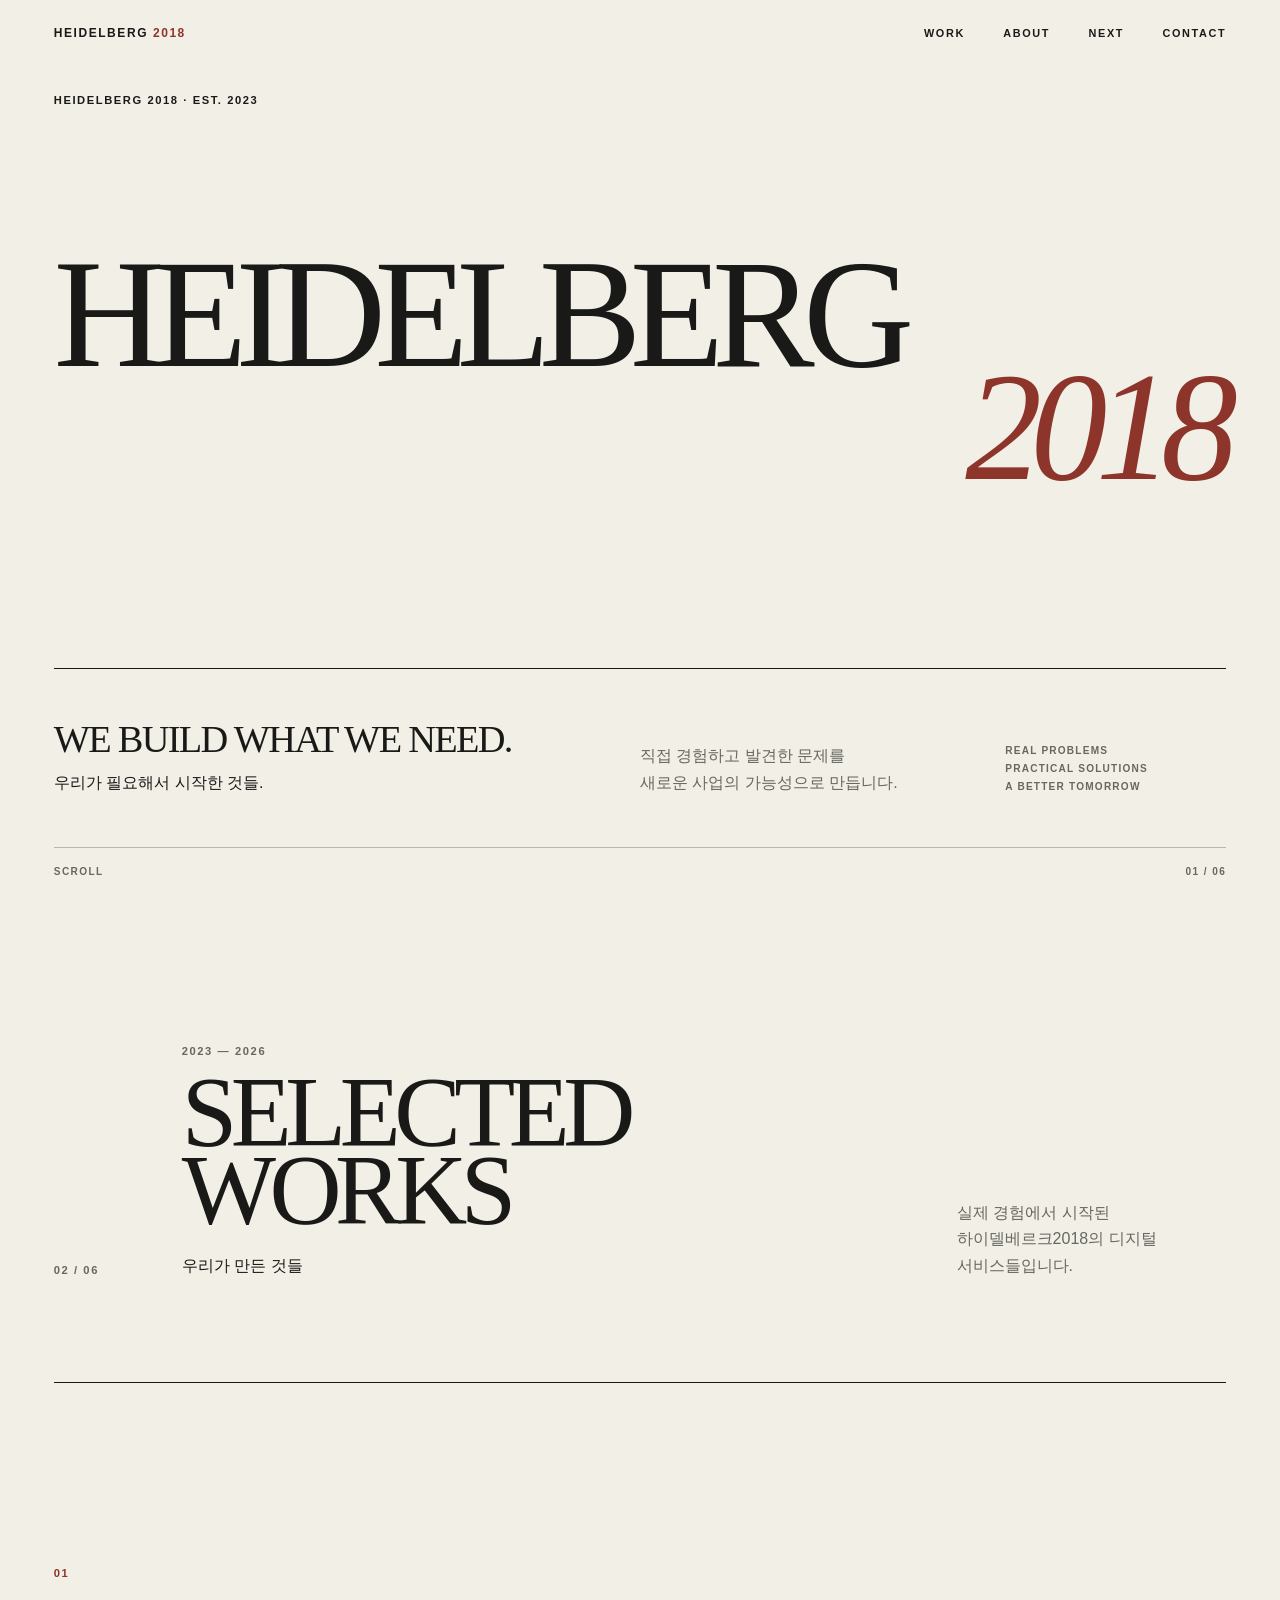
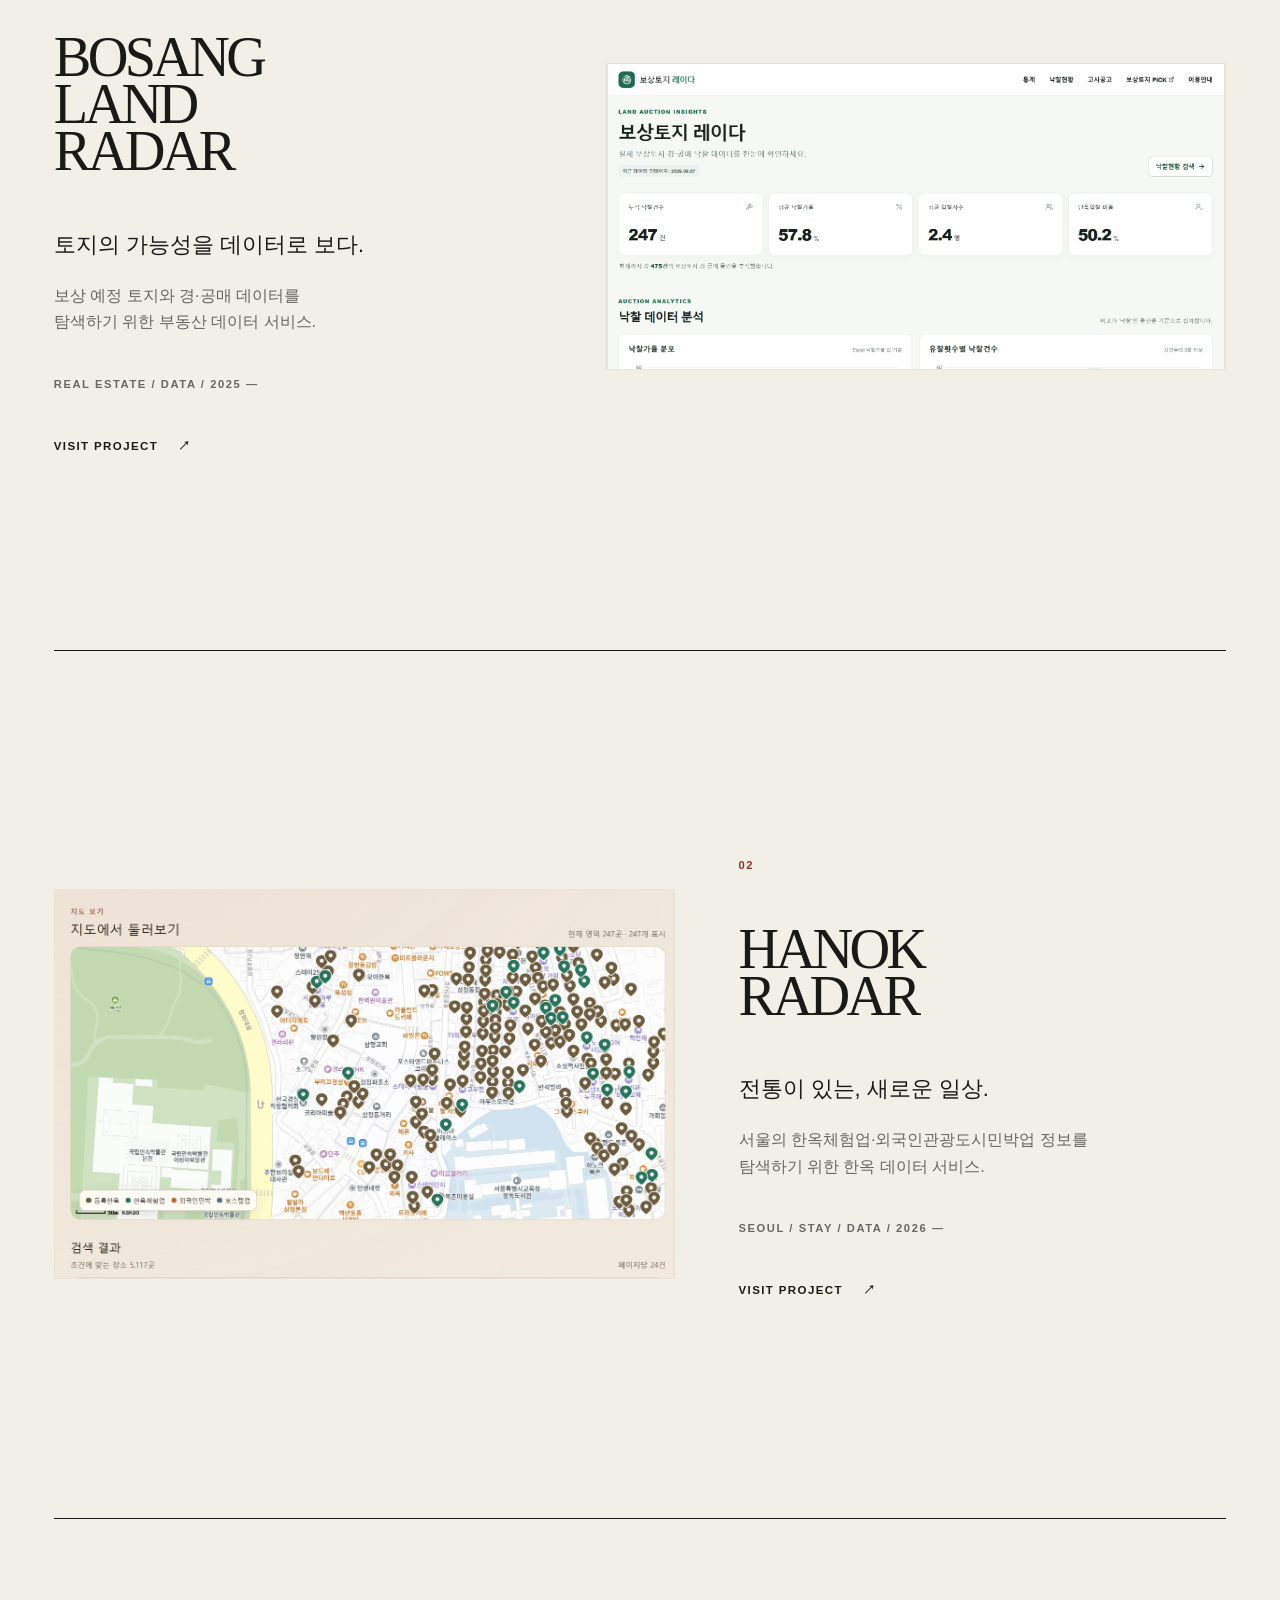
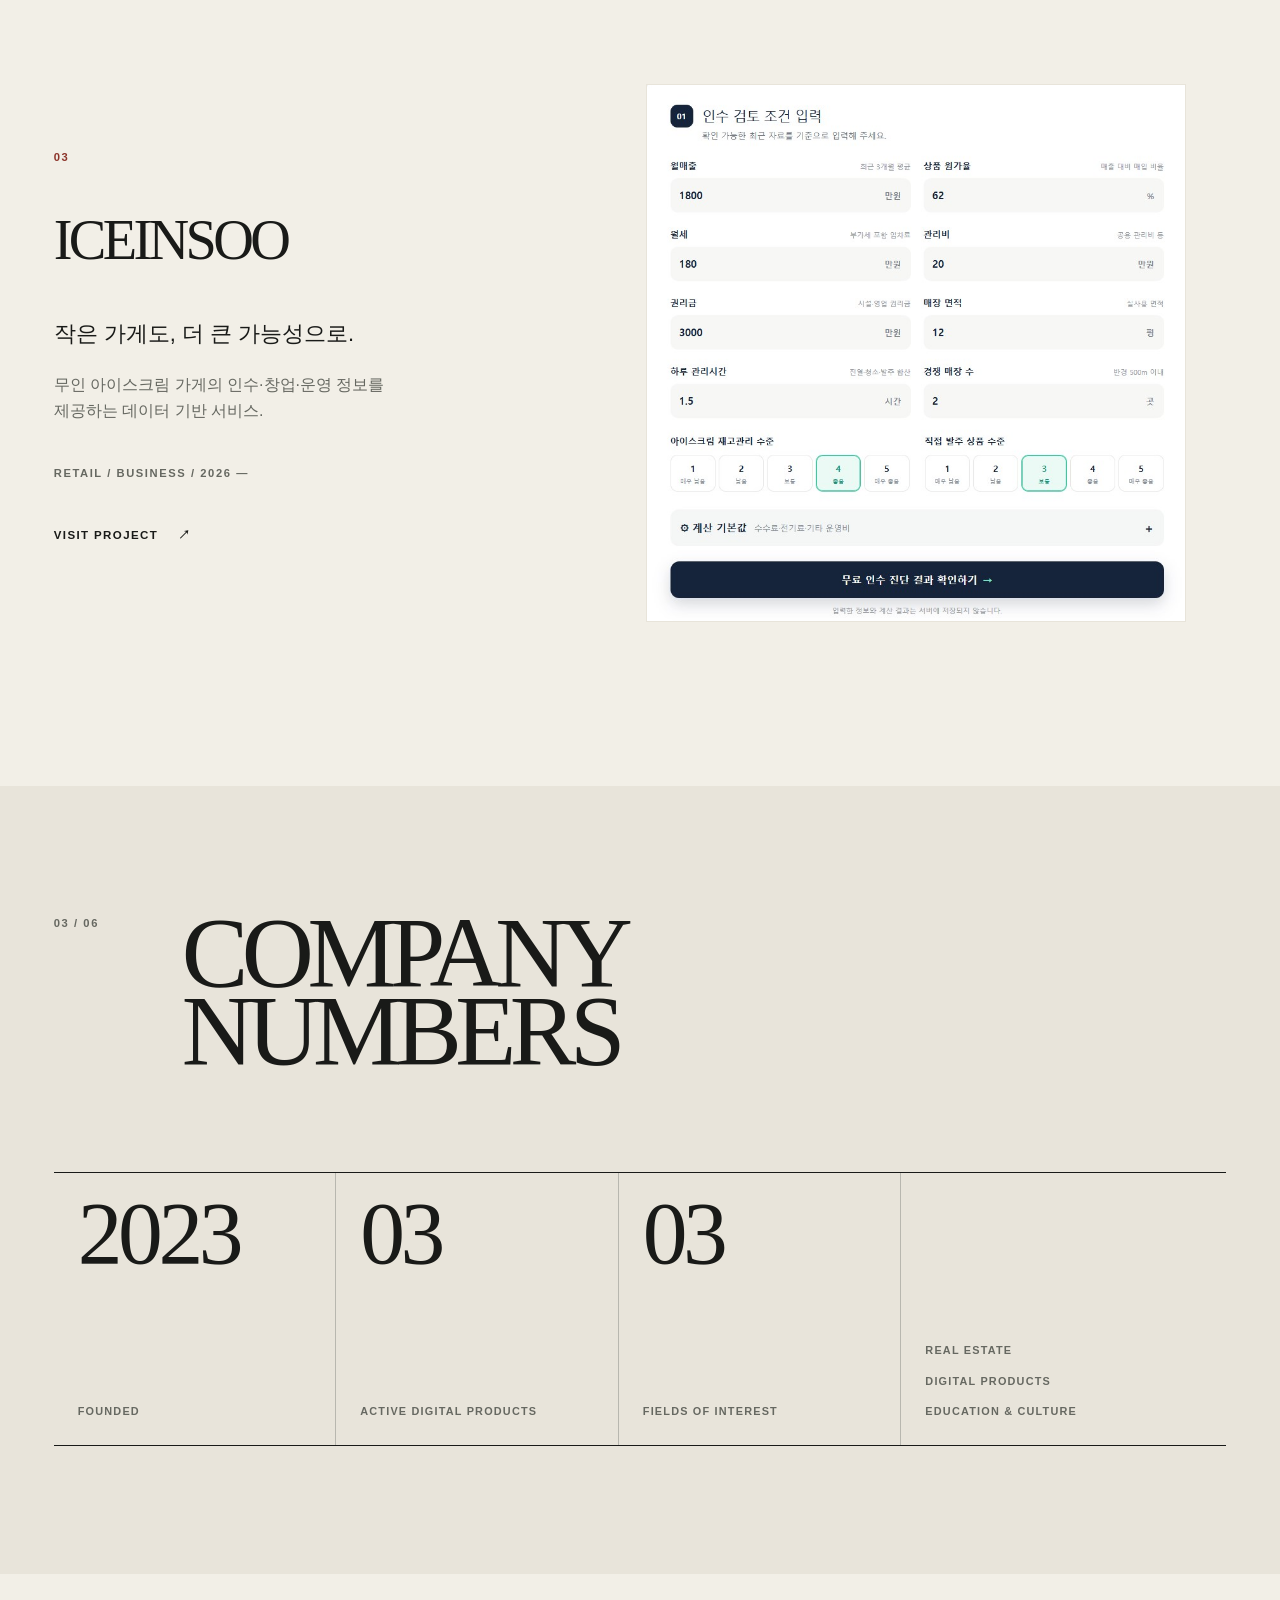
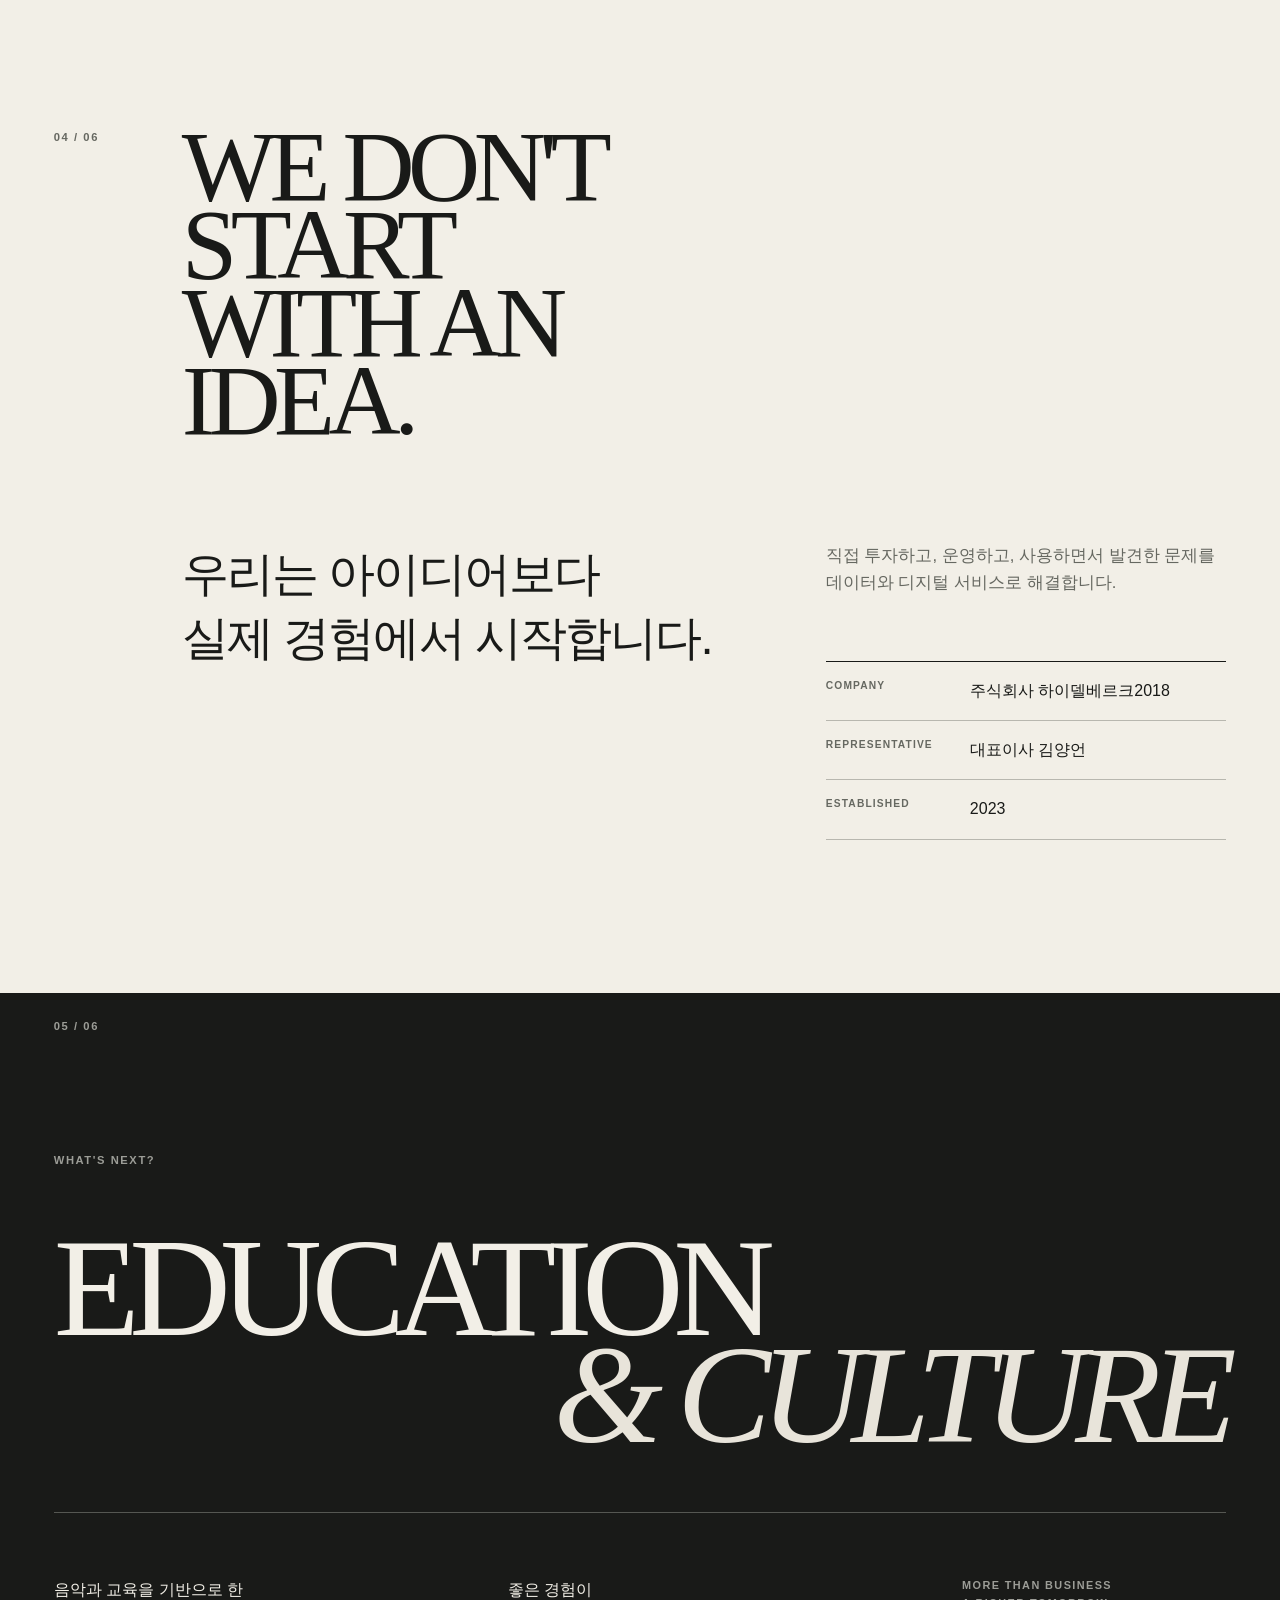
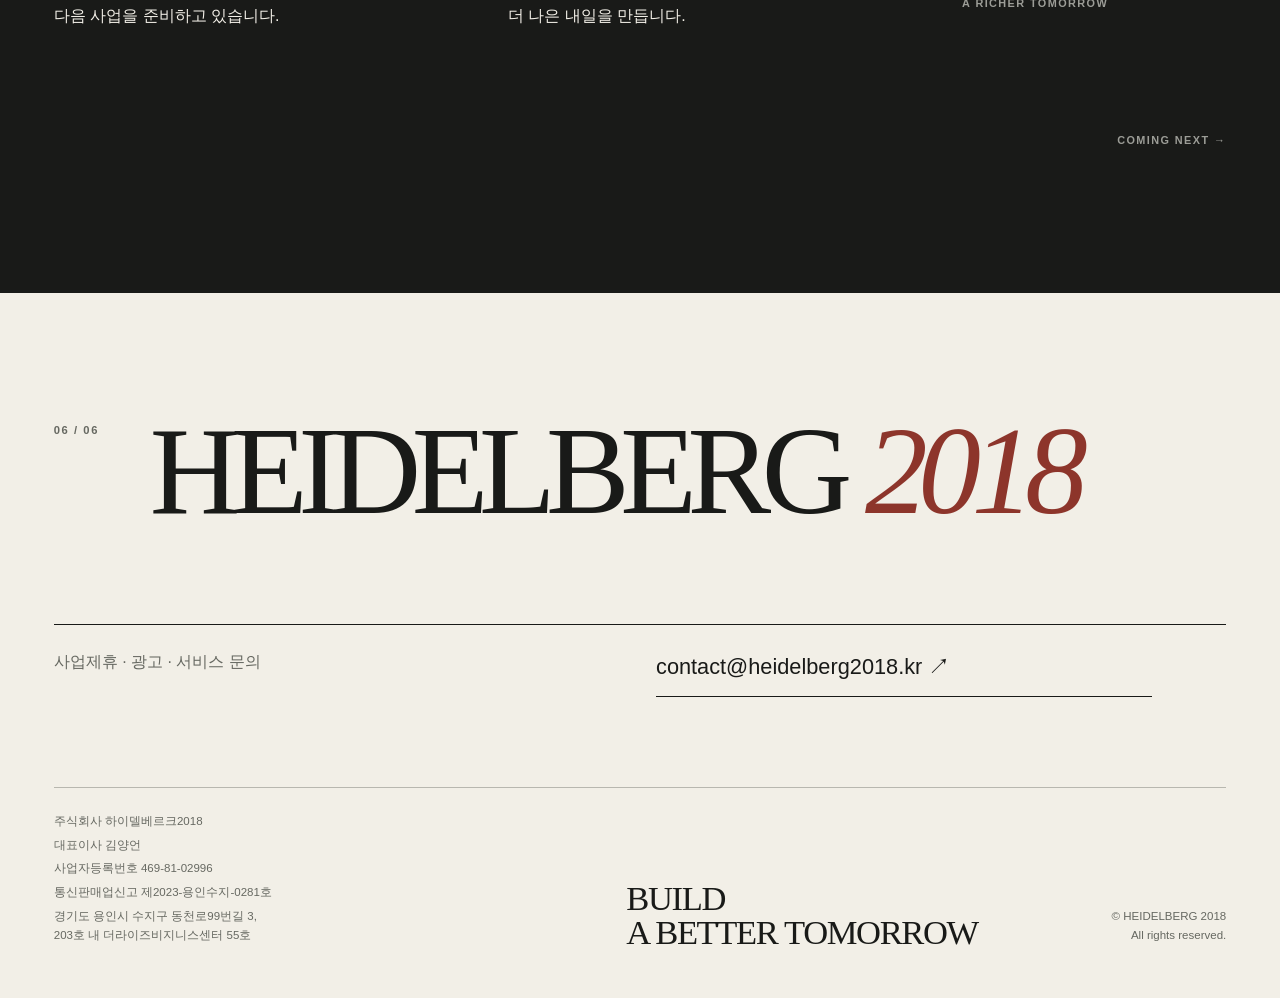
<file: index.html>
<!doctype html>
<html lang="ko">
  <head>
    <meta charset="utf-8">
    <meta name="viewport" content="width=device-width, initial-scale=1">
    <title>주식회사 하이델베르크2018 | 공식 홈페이지</title>
    <meta name="description" content="주식회사 하이델베르크2018은 부동산·경공매 투자와 데이터 기반 서비스를 중심으로 다양한 사업을 기획하고 운영합니다.">
    <link rel="canonical" href="https://heidelberg2018.kr/">
    <meta name="robots" content="index, follow">
    <meta name="theme-color" content="#f2efe7">

    <meta property="og:type" content="website">
    <meta property="og:locale" content="ko_KR">
    <meta property="og:site_name" content="HEIDELBERG 2018">
    <meta property="og:title" content="주식회사 하이델베르크2018 | 공식 홈페이지">
    <meta property="og:description" content="경험에서 발견한 문제를 새로운 사업과 서비스로 만듭니다.">
    <meta property="og:url" content="https://heidelberg2018.kr/">

    <!-- 검색엔진 소유권 확인 메타태그는 이 줄 아래에 추가하세요. -->
    <!-- <meta name="google-site-verification" content="GOOGLE_VERIFICATION_CODE"> -->
    <!-- <meta name="naver-site-verification" content="NAVER_VERIFICATION_CODE"> -->

    <link rel="icon" href="./favicon.svg" type="image/svg+xml">
    <link rel="stylesheet" href="./styles.css">

    <script type="application/ld+json">
      {
        "@context": "https://schema.org",
        "@type": "Organization",
        "name": "주식회사 하이델베르크2018",
        "legalName": "주식회사 하이델베르크2018",
        "alternateName": "HEIDELBERG 2018",
        "url": "https://heidelberg2018.kr/",
        "taxID": "469-81-02996",
        "employee": {
          "@type": "Person",
          "name": "김양언",
          "jobTitle": "대표이사"
        },
        "address": {
          "@type": "PostalAddress",
          "streetAddress": "동천로99번길 3, 203호 내 더라이즈비지니스센터 55호",
          "addressLocality": "용인시 수지구",
          "addressRegion": "경기도",
          "addressCountry": "KR"
        },
        "hasOfferCatalog": {
          "@type": "OfferCatalog",
          "name": "운영 서비스",
          "itemListElement": [
            {
              "@type": "Offer",
              "itemOffered": {
                "@type": "Service",
                "name": "보상토지 레이다",
                "description": "보상 예정 토지와 경·공매 데이터를 탐색하기 위한 부동산 데이터 서비스",
                "url": "https://bosangradar.kr/"
              }
            },
            {
              "@type": "Offer",
              "itemOffered": {
                "@type": "Service",
                "name": "한옥레이다",
                "description": "서울의 한옥체험업·외국인관광도시민박업 정보를 탐색하기 위한 한옥 데이터 서비스",
                "url": "https://hanokradar.kr/"
              }
            },
            {
              "@type": "Offer",
              "itemOffered": {
                "@type": "Service",
                "name": "아이스인수",
                "description": "무인 아이스크림 가게의 인수·창업·운영 정보를 제공하는 데이터 기반 서비스",
                "url": "https://iceinsoo.kr/"
              }
            }
          ]
        }
      }
    </script>
    <script src="./script.js" defer></script>
  </head>
  <body>
    <a class="skip-link" href="#main">본문으로 바로가기</a>

    <header class="site-header" data-header>
      <div class="edge header-inner">
        <a class="wordmark" href="#top" aria-label="하이델베르크2018 홈">HEIDELBERG <span>2018</span></a>
        <button class="menu-toggle" type="button" aria-expanded="false" aria-controls="site-nav">
          <span class="sr-only">메뉴 열기</span>
          <span aria-hidden="true"></span><span aria-hidden="true"></span>
        </button>
        <nav class="site-nav" id="site-nav" aria-label="주요 메뉴">
          <a href="#work">WORK</a><a href="#about">ABOUT</a><a href="#next">NEXT</a><a href="#contact">CONTACT</a>
        </nav>
      </div>
    </header>

    <main id="main">
      <section class="hero edge" id="top" aria-labelledby="hero-title">
        <p class="eyebrow hero-meta">HEIDELBERG 2018 · EST. 2023</p>
        <h1 class="hero-name" id="hero-title"><span>HEIDELBERG</span><span>2018</span></h1>
        <div class="hero-statement">
          <div>
            <p class="serif-statement" lang="en">WE BUILD WHAT WE NEED.</p>
            <p class="ko-statement">우리가 필요해서 시작한 것들.</p>
          </div>
          <p class="hero-description">직접 경험하고 발견한 문제를<br>새로운 사업의 가능성으로 만듭니다.</p>
          <p class="hero-values" aria-label="기업이 추구하는 방향"><span>REAL PROBLEMS</span><span>PRACTICAL SOLUTIONS</span><span>A BETTER TOMORROW</span></p>
        </div>
        <div class="hero-foot" aria-hidden="true"><span>SCROLL</span><span>01 / 06</span></div>
      </section>

      <section class="works edge" id="work" aria-labelledby="works-title">
        <header class="section-heading">
          <p class="section-index">02 / 06</p>
          <div><p class="eyebrow">2023 — 2026</p><h2 id="works-title">SELECTED WORKS</h2><p class="section-ko">우리가 만든 것들</p></div>
          <p class="section-intro">실제 경험에서 시작된<br>하이델베르크2018의 디지털 서비스들입니다.</p>
        </header>

        <article class="project project-a">
          <div class="project-inner">
            <div class="project-copy">
            <p class="project-no">01</p>
            <h3><span>BOSANG</span><span>LAND RADAR</span></h3>
            <p class="project-line">토지의 가능성을 데이터로 보다.</p>
            <p class="project-description">보상 예정 토지와 경·공매 데이터를<br>탐색하기 위한 부동산 데이터 서비스.</p>
            <p class="project-meta">REAL ESTATE / DATA / 2025 —</p>
            <a class="project-link" href="https://bosangradar.kr" target="_blank" rel="noopener noreferrer" aria-label="보상토지 레이다 방문하기 (새 창)">VISIT PROJECT <span aria-hidden="true">↗</span></a>
            </div>
            <figure class="project-visual" data-project="BOSANG LAND RADAR">
              <img src="./assets/projects/bosangradar.webp" alt="보상토지 레이다 서비스 화면" width="1762" height="871" loading="lazy" decoding="async">
              <div class="visual-placeholder" hidden><span>PROJECT 01</span><strong>BOSANG<br>LAND RADAR</strong><small>IMAGE RESERVED</small></div>
            </figure>
          </div>
        </article>

        <article class="project project-b">
          <div class="project-inner">
            <div class="project-copy">
            <p class="project-no">02</p>
            <h3><span>HANOK</span><span>RADAR</span></h3>
            <p class="project-line">전통이 있는, 새로운 일상.</p>
            <p class="project-description">서울의 한옥체험업·외국인관광도시민박업 정보를<br>탐색하기 위한 한옥 데이터 서비스.</p>
            <p class="project-meta">SEOUL / STAY / DATA / 2026 —</p>
            <a class="project-link" href="https://hanokradar.kr" target="_blank" rel="noopener noreferrer" aria-label="한옥레이다 방문하기 (새 창)">VISIT PROJECT <span aria-hidden="true">↗</span></a>
            </div>
            <figure class="project-visual" data-project="HANOK RADAR">
              <img src="./assets/projects/hanokradar.webp" alt="한옥레이다 서비스 화면" width="1322" height="831" loading="lazy" decoding="async">
              <div class="visual-placeholder" hidden><span>PROJECT 02</span><strong>HANOK<br>RADAR</strong><small>IMAGE RESERVED</small></div>
            </figure>
          </div>
        </article>

        <article class="project project-c">
          <div class="project-inner">
            <div class="project-copy">
            <p class="project-no">03</p>
            <h3><span>ICEINSOO</span></h3>
            <p class="project-line">작은 가게도, 더 큰 가능성으로.</p>
            <p class="project-description">무인 아이스크림 가게의 인수·창업·운영 정보를<br>제공하는 데이터 기반 서비스.</p>
            <p class="project-meta">RETAIL / BUSINESS / 2026 —</p>
            <a class="project-link" href="https://iceinsoo.kr" target="_blank" rel="noopener noreferrer" aria-label="아이스인수 방문하기 (새 창)">VISIT PROJECT <span aria-hidden="true">↗</span></a>
            </div>
            <figure class="project-visual" data-project="ICEINSOO">
              <img src="./assets/projects/iceinsoo.webp" alt="아이스인수 서비스 화면" width="848" height="845" loading="lazy" decoding="async">
              <div class="visual-placeholder" hidden><span>PROJECT 03</span><strong>ICEINSOO</strong><small>IMAGE RESERVED</small></div>
            </figure>
          </div>
        </article>
      </section>

      <section class="numbers edge" aria-labelledby="numbers-title">
        <div class="section-heading compact"><p class="section-index">03 / 06</p><h2 id="numbers-title">COMPANY<br>NUMBERS</h2></div>
        <div class="number-grid">
          <div><strong>2023</strong><span>FOUNDED</span></div>
          <div><strong>03</strong><span>ACTIVE DIGITAL PRODUCTS</span></div>
          <div><strong>03</strong><span>FIELDS OF INTEREST</span></div>
          <p class="fields"><span>REAL ESTATE</span><span>DIGITAL PRODUCTS</span><span>EDUCATION &amp; CULTURE</span></p>
        </div>
      </section>

      <section class="about edge" id="about" aria-labelledby="about-title">
        <div class="section-heading compact"><p class="section-index">04 / 06</p><h2 id="about-title">WE DON'T START<br>WITH AN IDEA.</h2></div>
        <div class="about-body">
          <p class="about-lead">우리는 아이디어보다<br>실제 경험에서 시작합니다.</p>
          <div class="about-copy">
            <p>직접 투자하고, 운영하고, 사용하면서 발견한 문제를 데이터와 디지털 서비스로 해결합니다.</p>
            <dl class="company-summary">
              <div><dt>COMPANY</dt><dd>주식회사 하이델베르크2018</dd></div>
              <div><dt>REPRESENTATIVE</dt><dd>대표이사 김양언</dd></div>
              <div><dt>ESTABLISHED</dt><dd>2023</dd></div>
            </dl>
          </div>
        </div>
      </section>

      <section class="next edge" id="next" aria-labelledby="next-title">
        <p class="section-index">05 / 06</p>
        <p class="eyebrow">WHAT'S NEXT?</p>
        <h2 id="next-title"><span>EDUCATION</span><span>&amp; CULTURE</span></h2>
        <div class="next-copy">
          <p>음악과 교육을 기반으로 한<br>다음 사업을 준비하고 있습니다.</p>
          <p>좋은 경험이<br>더 나은 내일을 만듭니다.</p>
          <p class="next-en" lang="en">MORE THAN BUSINESS<br>A RICHER TOMORROW</p>
        </div>
        <p class="coming">COMING NEXT <span aria-hidden="true">→</span></p>
      </section>
    </main>

    <footer class="footer edge" id="contact">
      <div class="footer-top"><p class="section-index">06 / 06</p><h2>HEIDELBERG <span>2018</span></h2></div>
      <div class="footer-contact"><p>사업제휴 · 광고 · 서비스 문의</p><a href="mailto:contact@heidelberg2018.kr">contact@heidelberg2018.kr <span aria-hidden="true">↗</span></a></div>
      <div class="footer-grid">
        <div class="company-info">
          <p>주식회사 하이델베르크2018</p><p>대표이사 김양언</p>
          <p>사업자등록번호 469-81-02996</p><p>통신판매업신고 제2023-용인수지-0281호</p>
          <address>경기도 용인시 수지구 동천로99번길 3,<br>203호 내 더라이즈비지니스센터 55호</address>
        </div>
        <p class="footer-message">BUILD<br>A BETTER TOMORROW</p>
        <p class="copyright">© HEIDELBERG 2018<br>All rights reserved.</p>
      </div>
    </footer>
  </body>
</html>
</file>
<file: styles.css>
:root {
  --paper: #f2efe7;
  --paper-deep: #e8e4da;
  --ink: #191a18;
  --muted: #666861;
  --line: #b8b7af;
  --accent: #8d352b;
  --max: 1600px;
  --gutter: clamp(1.25rem, 4.2vw, 5rem);
  --edge: max(var(--gutter), calc((100% - var(--max)) / 2 + var(--gutter)));
  --serif: Georgia, "Times New Roman", serif;
  --sans: Arial, "Noto Sans KR", "Apple SD Gothic Neo", sans-serif;
}

* { box-sizing: border-box; }
html { scroll-behavior: smooth; }
body { margin: 0; background: var(--paper); color: var(--ink); font-family: var(--sans); font-size: 1rem; line-height: 1.65; word-break: keep-all; -webkit-font-smoothing: antialiased; }
a { color: inherit; text-decoration: none; }
button { color: inherit; font: inherit; }
.edge { width: 100%; padding-right: var(--edge); padding-left: var(--edge); }
.sr-only { position: absolute; width: 1px; height: 1px; padding: 0; margin: -1px; overflow: hidden; clip: rect(0, 0, 0, 0); white-space: nowrap; border: 0; }
.skip-link { position: fixed; z-index: 100; top: 0; left: 1rem; padding: .75rem 1rem; background: var(--ink); color: var(--paper); transform: translateY(-120%); }
.skip-link:focus { transform: translateY(0); }
:focus-visible { outline: 2px solid currentColor; outline-offset: 4px; }
.eyebrow, .section-index, .project-no, .project-meta { margin: 0; color: var(--muted); font-size: .7rem; font-weight: 700; letter-spacing: .14em; }

.site-header { position: sticky; z-index: 20; top: 0; border-bottom: 1px solid transparent; background: color-mix(in srgb, var(--paper) 92%, transparent); backdrop-filter: blur(12px); transition: border-color .2s ease; }
.site-header.is-scrolled { border-color: var(--line); }
.header-inner { display: flex; height: 4.25rem; align-items: center; justify-content: space-between; }
.wordmark { font-size: .75rem; font-weight: 700; letter-spacing: .13em; }
.wordmark span { color: var(--accent); }
.site-nav { display: flex; align-items: center; gap: clamp(1.5rem, 3vw, 3.4rem); }
.site-nav a { position: relative; min-height: 2.75rem; padding: .8rem 0; font-size: .68rem; font-weight: 700; letter-spacing: .15em; }
.site-nav a::after, .project-link::after { position: absolute; right: 0; bottom: .35rem; left: 0; height: 1px; background: currentColor; content: ""; transform: scaleX(0); transform-origin: right; transition: transform .2s ease; }
.site-nav a:hover::after, .site-nav a:focus-visible::after, .project-link:hover::after, .project-link:focus-visible::after { transform: scaleX(1); transform-origin: left; }
.menu-toggle { display: none; border: 0; background: transparent; }

.hero { display: grid; min-height: calc(100svh - 4.25rem); padding-top: 1.35rem; padding-bottom: 1.25rem; grid-template-rows: auto 1fr auto auto; }
.hero-meta { color: var(--ink); }
.hero-name { position: relative; top: clamp(-1.25rem, -2vh, -.875rem); display: flex; margin: auto 0; flex-direction: column; font-family: var(--serif); font-size: clamp(2.7rem, 12vw, 11rem); font-weight: 400; letter-spacing: -.075em; line-height: .73; }
.hero-name span:last-child { align-self: flex-end; color: var(--accent); font-style: italic; }
.hero-statement { display: grid; padding: clamp(2rem, 4vw, 4rem) 0; border-top: 1px solid var(--ink); align-items: end; gap: clamp(2rem, 5vw, 6rem); grid-template-columns: 1.3fr .75fr .55fr; }
.serif-statement { margin: 0 0 .7rem; font-family: var(--serif); font-size: clamp(1.65rem, 3vw, 3.4rem); letter-spacing: -.045em; line-height: 1; }
.ko-statement, .hero-description { margin: 0; }
.hero-description { color: var(--muted); }
.hero-values { display: flex; margin: 0; color: var(--muted); flex-direction: column; font-size: .63rem; font-weight: 700; letter-spacing: .12em; line-height: 1.8; }
.hero-foot { display: flex; padding-top: 1rem; border-top: 1px solid var(--line); color: var(--muted); justify-content: space-between; font-size: .63rem; font-weight: 700; letter-spacing: .14em; }

.works { padding-top: clamp(6rem, 11vw, 12rem); }
.section-heading { display: grid; padding-bottom: clamp(4rem, 8vw, 8rem); align-items: end; gap: clamp(2rem, 5vw, 6rem); grid-template-columns: 4rem minmax(0, 1.45fr) minmax(15rem, .55fr); }
.section-heading h2 { margin: .8rem 0 0; font-family: var(--serif); font-size: clamp(3.2rem, 7.8vw, 8.5rem); font-weight: 400; letter-spacing: -.065em; line-height: .78; }
.section-ko { margin: 1.5rem 0 0; font-size: 1rem; }
.section-intro { margin: 0; color: var(--muted); }
.project { padding: clamp(4rem, 7vw, 7rem) 0; border-top: 1px solid var(--ink); }
.project-inner { display: grid; width: 100%; max-width: 87.5rem; min-height: min(43rem, 64vw); margin-inline: auto; align-items: center; gap: clamp(2.5rem, 5vw, 5rem); grid-template-columns: minmax(0, .44fr) minmax(0, .56fr); }
.project-b .project-inner { grid-template-columns: minmax(0, .56fr) minmax(0, .44fr); }
.project-b .project-copy { order: 2; }
.project-b .project-visual { order: 1; }
.project-copy { display: flex; min-width: 0; align-items: flex-start; flex-direction: column; }
.project-no { margin-bottom: clamp(2rem, 4vw, 3.75rem); color: var(--accent); }
.project h3 { display: flex; max-width: 8.5ch; margin: 0 0 clamp(2.25rem, 4vw, 3.75rem); flex-direction: column; font-family: var(--serif); font-size: clamp(3.25rem, 4.4vw, 5rem); font-weight: 400; letter-spacing: -.065em; line-height: .84; }
.project-line { margin: 0 0 1.25rem; font-size: clamp(1.2rem, 1.7vw, 1.6rem); }
.project-description { margin: 0 0 2.5rem; color: var(--muted); }
.project-meta { margin-bottom: 2rem; line-height: 1.5; }
.project-link { position: relative; display: inline-flex; min-height: 2.75rem; padding: .7rem 0; align-items: center; gap: 1.25rem; font-size: .72rem; font-weight: 700; letter-spacing: .12em; }
.project-visual { position: relative; width: 100%; max-height: 33.75rem; min-width: 0; margin: 0 auto; overflow: hidden; border: 1px solid var(--line); background: var(--paper-deep); }
.project-a .project-visual { max-width: 51.25rem; aspect-ratio: 1762 / 871; }
.project-b .project-visual { max-width: 50rem; aspect-ratio: 1322 / 831; }
.project-c .project-visual { width: min(100%, 33.75rem); max-width: 33.75rem; aspect-ratio: 848 / 845; }
.project-visual.has-image { border-color: transparent; }
.project-visual img { display: block; width: 100%; height: 100%; object-fit: contain; }
.project-visual img[hidden], .visual-placeholder[hidden] { display: none; }
.project-visual.has-image::before { display: none; }
.project-visual::before { position: absolute; top: 1rem; right: 1rem; width: .5rem; height: .5rem; border-radius: 50%; background: var(--accent); content: ""; }
.visual-placeholder { display: grid; height: 100%; padding: clamp(1.25rem, 3vw, 3rem); grid-template-rows: auto 1fr auto; }
.visual-placeholder span, .visual-placeholder small { color: var(--muted); font-size: .62rem; font-weight: 700; letter-spacing: .14em; }
.visual-placeholder strong { align-self: center; font-family: var(--serif); font-size: clamp(2.4rem, 5.4vw, 6rem); font-weight: 400; letter-spacing: -.06em; line-height: .82; }
.visual-placeholder small { justify-self: end; }

.numbers { padding-top: clamp(6rem, 10vw, 10rem); padding-bottom: clamp(6rem, 10vw, 10rem); background: var(--paper-deep); }
.section-heading.compact { align-items: start; grid-template-columns: 4rem 1fr; }
.section-heading.compact h2 { margin: 0; }
.number-grid { display: grid; border-top: 1px solid var(--ink); border-bottom: 1px solid var(--ink); grid-template-columns: repeat(3, 1fr) 1.15fr; }
.number-grid > div, .fields { min-width: 0; min-height: 17rem; margin: 0; padding: 1.5rem; border-right: 1px solid var(--line); }
.number-grid > div { display: flex; flex-direction: column; justify-content: space-between; }
.number-grid > div strong { font-family: var(--serif); font-size: clamp(3.7rem, 7vw, 7rem); font-weight: 400; letter-spacing: -.05em; line-height: .8; }
.number-grid > div span, .fields { color: var(--muted); font-size: .68rem; font-weight: 700; letter-spacing: .11em; }
.fields { display: flex; border-right: 0; flex-direction: column; justify-content: flex-end; gap: .8rem; }

.about { padding-top: clamp(7rem, 12vw, 13rem); padding-bottom: clamp(7rem, 12vw, 13rem); }
.about .section-heading h2 { max-width: 10ch; }
.about-body { display: grid; margin-left: calc(4rem + clamp(2rem, 5vw, 6rem)); gap: clamp(3rem, 8vw, 10rem); grid-template-columns: 1.15fr .85fr; }
.about-lead { margin: 0; font-size: clamp(1.75rem, 3.7vw, 4rem); letter-spacing: -.04em; line-height: 1.35; }
.about-copy { max-width: 34rem; }
.about-copy > p { margin: 0 0 4rem; color: var(--muted); font-size: clamp(1rem, 1.3vw, 1.2rem); }
.company-summary { margin: 0; border-top: 1px solid var(--ink); }
.company-summary div { display: grid; padding: 1rem 0; border-bottom: 1px solid var(--line); gap: 1rem; grid-template-columns: 8rem 1fr; }
.company-summary dt { color: var(--muted); font-size: .64rem; font-weight: 700; letter-spacing: .11em; }
.company-summary dd { margin: 0; }

.next { min-height: 100svh; padding-top: 1.5rem; padding-bottom: 2rem; background: var(--ink); color: var(--paper); }
.next .section-index, .next .eyebrow, .next-en { color: #9c9d97; }
.next .eyebrow { margin-top: clamp(4rem, 9vw, 9rem); }
.next h2 { display: flex; margin: clamp(2.5rem, 5vw, 5rem) 0; flex-direction: column; font-family: var(--serif); font-size: clamp(3.3rem, 11vw, 11rem); font-weight: 400; letter-spacing: -.075em; line-height: .76; }
.next h2 span:last-child { align-self: flex-end; color: var(--paper-deep); font-style: italic; }
.next-copy { display: grid; padding-top: clamp(2.5rem, 5vw, 5rem); border-top: 1px solid #555752; gap: clamp(2rem, 6vw, 7rem); grid-template-columns: 1fr 1fr .7fr; }
.next-copy p { margin: 0; }
.next-en { font-size: .68rem; font-weight: 700; letter-spacing: .13em; }
.coming { margin: clamp(4rem, 8vw, 8rem) 0 0; color: #9c9d97; font-size: .68rem; font-weight: 700; letter-spacing: .13em; text-align: right; }

.footer { padding-top: clamp(5rem, 10vw, 10rem); padding-bottom: 3rem; scroll-margin-top: 4.25rem; }
.footer-top { display: grid; padding-bottom: clamp(4rem, 8vw, 8rem); gap: 2rem; grid-template-columns: 4rem 1fr; }
.footer h2 { margin: 0; font-family: var(--serif); font-size: clamp(3rem, 9.8vw, 10rem); font-weight: 400; letter-spacing: -.075em; line-height: .8; }
.footer h2 span { color: var(--accent); font-style: italic; }
.footer-contact { display: grid; padding: 1.5rem 0 clamp(4rem, 7vw, 7rem); border-top: 1px solid var(--ink); gap: 2rem; grid-template-columns: 1fr 1fr; }
.footer-contact p { margin: 0; color: var(--muted); }
.footer-contact a { max-width: 31rem; padding-bottom: .7rem; border-bottom: 1px solid var(--ink); font-size: clamp(1.05rem, 1.7vw, 1.5rem); overflow-wrap: anywhere; }
.footer-grid { display: grid; padding-top: 1.5rem; border-top: 1px solid var(--line); align-items: end; gap: 3rem; grid-template-columns: 1.2fr 1fr auto; }
.company-info p, .company-info address, .copyright { margin: 0 0 .3rem; color: var(--muted); font-size: .72rem; font-style: normal; }
.footer-message { margin: 0; font-family: var(--serif); font-size: clamp(1.5rem, 2.7vw, 2.8rem); letter-spacing: -.04em; line-height: 1; }
.copyright { text-align: right; }

@media (max-width: 900px) {
  .menu-toggle { display: grid; width: 2.75rem; height: 2.75rem; padding: .75rem; border: 0; place-content: center; gap: .35rem; cursor: pointer; }
  .menu-toggle span[aria-hidden] { display: block; width: 1.25rem; height: 1px; background: currentColor; transition: transform .2s ease; }
  .menu-toggle[aria-expanded="true"] span[aria-hidden]:first-of-type { transform: translateY(3.5px) rotate(45deg); }
  .menu-toggle[aria-expanded="true"] span[aria-hidden]:last-of-type { transform: translateY(-3.5px) rotate(-45deg); }
  .site-nav { position: absolute; top: 4.25rem; right: 0; left: 0; display: none; padding: 1rem var(--edge) 1.5rem; border-bottom: 1px solid var(--line); background: var(--paper); flex-direction: column; align-items: stretch; gap: 0; }
  .site-nav.is-open { display: flex; }
  .site-nav a { display: flex; min-height: 3rem; padding: .8rem 0; align-items: center; }
  .hero-statement { grid-template-columns: 1fr 1fr; }
  .hero-values { display: none; }
  .section-heading { grid-template-columns: 3rem 1fr; }
  .section-intro { grid-column: 2; }
  .project-inner, .project-b .project-inner { min-height: 0; grid-template-columns: 1fr; }
  .project-b .project-copy { order: 0; }
  .project-b .project-visual { order: 0; }
  .project-copy { max-width: 42rem; }
  .project-visual { width: 100%; }
  .number-grid { grid-template-columns: repeat(3, 1fr); }
  .number-grid > div { min-height: 13rem; }
  .fields { min-height: auto; padding-right: 0; padding-left: 0; border-top: 1px solid var(--line); border-right: 0; grid-column: 1 / -1; flex-direction: row; justify-content: space-between; }
  .about-body { margin-left: 0; grid-template-columns: 1fr; }
  .about-copy { margin-left: 3rem; }
}

@media (min-width: 901px) and (max-width: 1199px) {
  .project-inner { min-height: min(40rem, 68vw); gap: clamp(2.5rem, 4.5vw, 3.5rem); grid-template-columns: minmax(0, .48fr) minmax(0, .52fr); }
  .project-b .project-inner { grid-template-columns: minmax(0, .52fr) minmax(0, .48fr); }
}

@media (max-width: 600px) {
  body { word-break: normal; }
  .hero { min-height: calc(100svh - 4.25rem); }
  .hero-meta { max-width: 29ch; line-height: 1.5; }
  .hero-name { font-size: clamp(2.7rem, 14.3vw, 5.3rem); line-height: .8; }
  .hero-statement { display: block; padding: 2rem 0; }
  .hero-description { margin-top: 2rem; }
  .serif-statement { font-size: clamp(1.45rem, 7vw, 2.3rem); }
  .hero-foot { font-size: .58rem; }
  .section-heading, .section-heading.compact { display: block; }
  .section-heading .section-index { margin-bottom: 3rem; }
  .section-heading h2 { font-size: clamp(3rem, 16vw, 5.5rem); line-height: .82; overflow-wrap: anywhere; }
  .section-intro { margin-top: 2.5rem; }
  .project { padding: 4.5rem 0; gap: 3.5rem; }
  .project h3 { font-size: clamp(3rem, 14vw, 5rem); }
  .project-description br { display: none; }
  .visual-placeholder strong { font-size: clamp(2rem, 12vw, 4rem); }
  .number-grid { grid-template-columns: 1fr; }
  .number-grid > div { min-height: 10rem; padding-right: 0; padding-left: 0; border-right: 0; border-bottom: 1px solid var(--line); }
  .number-grid > div strong { font-size: clamp(4rem, 21vw, 6rem); }
  .fields { padding: 1.5rem 0; grid-column: auto; flex-direction: column; }
  .about .section-heading h2 { max-width: none; }
  .about-lead { font-size: clamp(1.65rem, 8vw, 2.7rem); }
  .about-copy { margin-left: 0; }
  .company-summary div { display: block; }
  .company-summary dt { margin-bottom: .35rem; }
  .next h2 { font-size: clamp(3.2rem, 16vw, 6rem); line-height: .82; }
  .next h2 span:last-child { align-self: flex-start; }
  .next-copy { grid-template-columns: 1fr; }
  .footer-top { display: block; }
  .footer-top .section-index { margin-bottom: 3rem; }
  .footer h2 { font-size: clamp(2.7rem, 14vw, 5rem); line-height: .85; overflow-wrap: anywhere; }
  .footer-contact { grid-template-columns: 1fr; }
  .footer-grid { align-items: start; grid-template-columns: 1fr; }
  .copyright { text-align: left; }
}

@media (prefers-reduced-motion: reduce) {
  html { scroll-behavior: auto; }
  *, *::before, *::after { scroll-behavior: auto !important; transition-duration: .01ms !important; }
}
</file>
